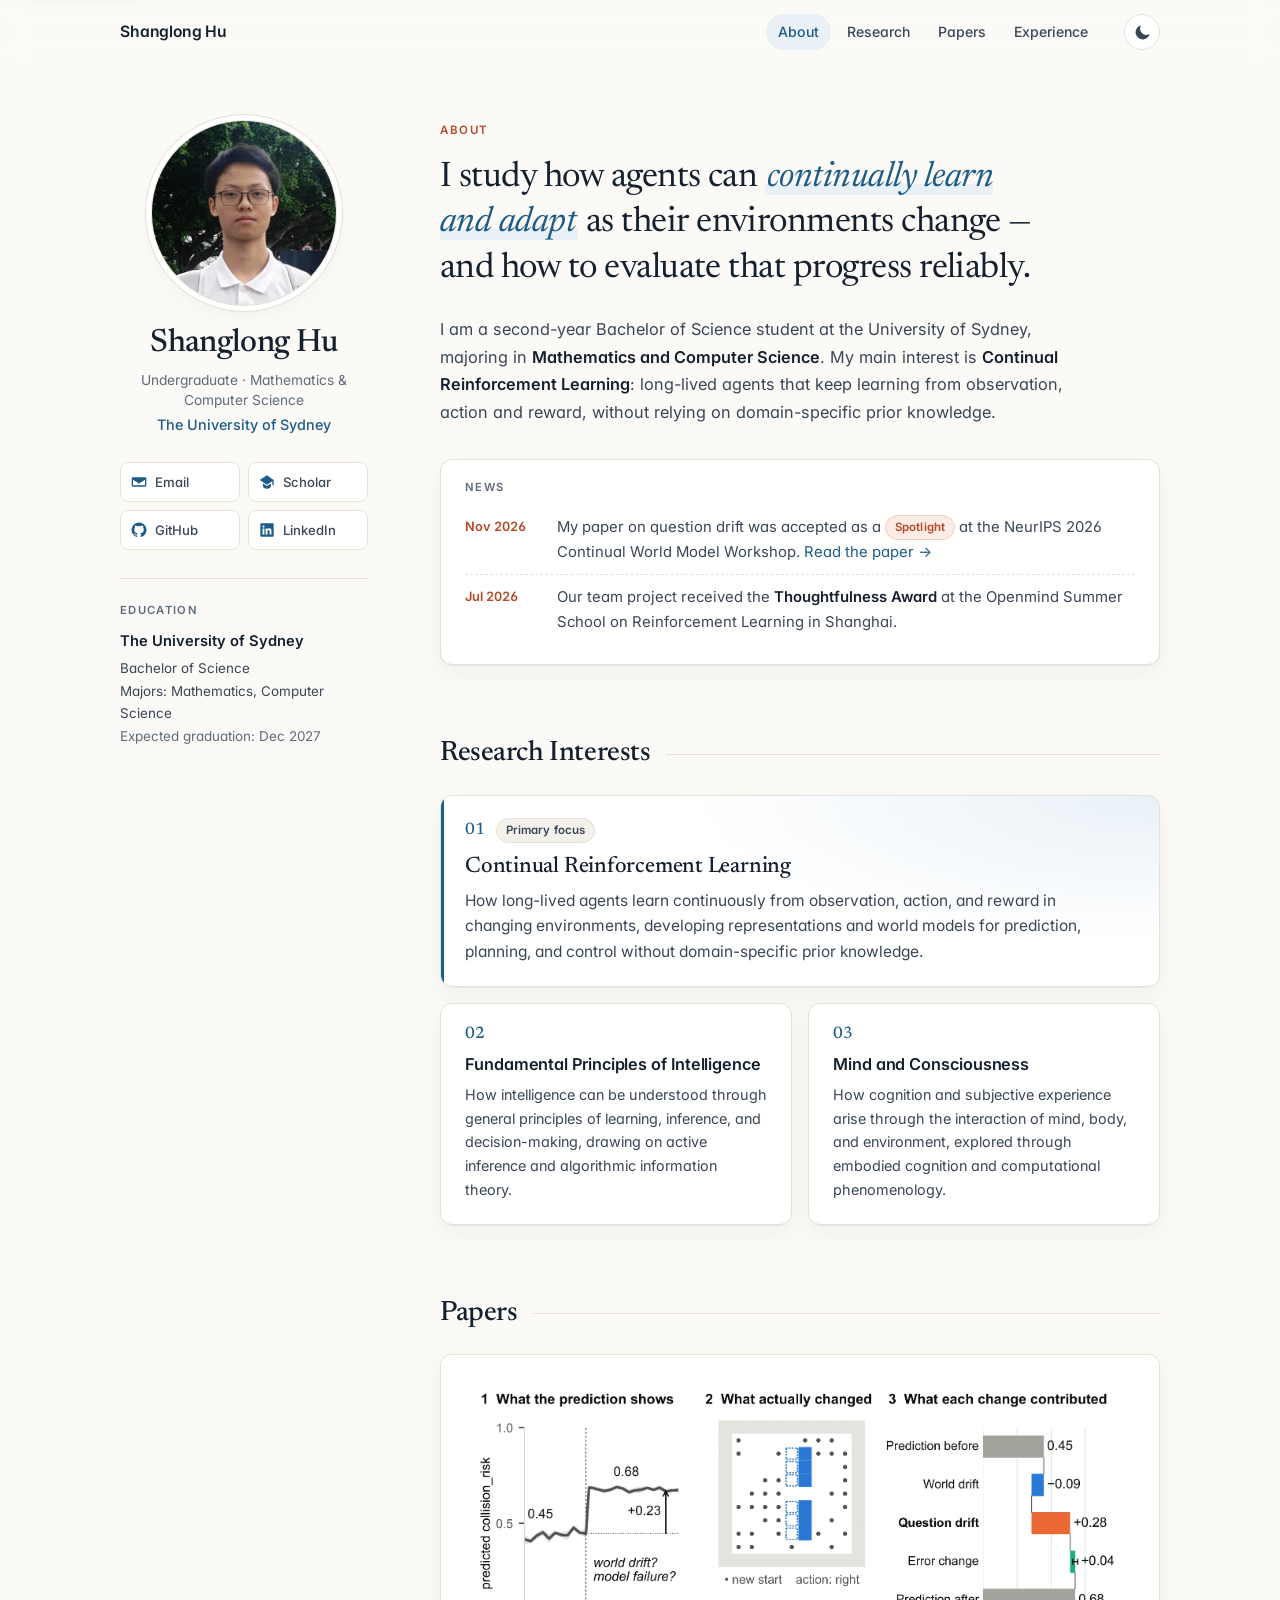
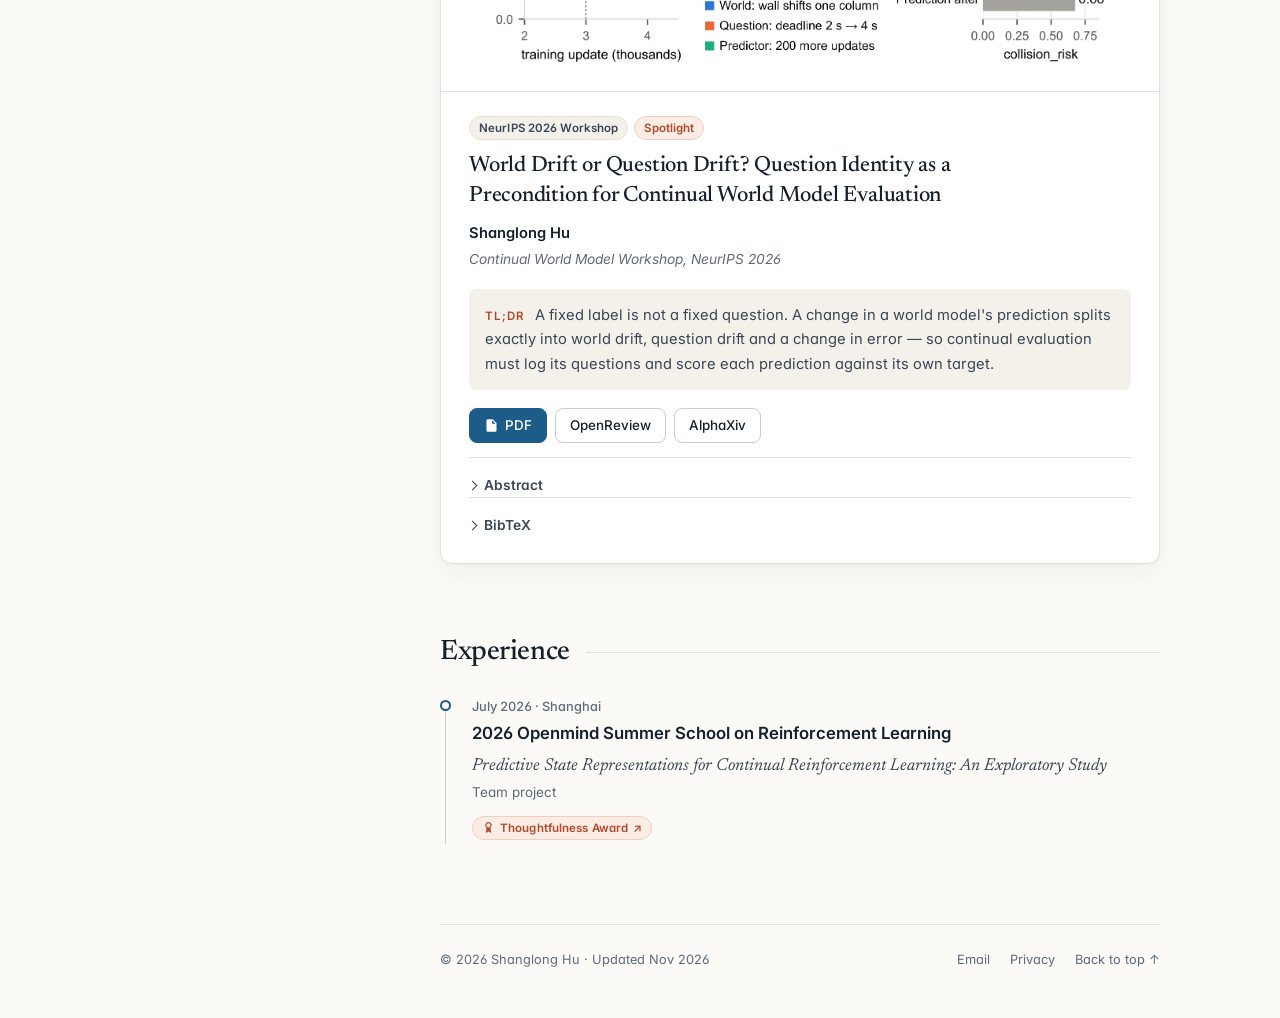
<file: index.html>
<!doctype html>
<html lang="en">
<head>
  <meta charset="utf-8">
  <meta name="viewport" content="width=device-width, initial-scale=1">
  <meta name="color-scheme" content="light dark">
  <meta name="theme-color" content="#fbfaf7" media="(prefers-color-scheme: light)">
  <meta name="theme-color" content="#0f141b" media="(prefers-color-scheme: dark)">
  <link rel="icon" type="image/svg+xml" href="./favicon.svg?v=3">
  <link rel="canonical" href="https://shanglonghu.github.io/">
  <meta name="description" content="Shanglong Hu — undergraduate in Mathematics and Computer Science at the University of Sydney, working on continual reinforcement learning and the evaluation of continual world models.">
  <meta name="analytics-endpoint" content="https://shanglonghu-analytics.shanglonghu-analytics.workers.dev/api/collect">
  <meta property="og:type" content="profile">
  <meta property="og:title" content="Shanglong Hu · Continual Reinforcement Learning">
  <meta property="og:description" content="Undergraduate at the University of Sydney studying how agents keep learning as their environments change.">
  <meta property="og:url" content="https://shanglonghu.github.io/">
  <meta property="og:image" content="https://shanglonghu.github.io/headshot.png">
  <meta name="twitter:card" content="summary">
  <title>Shanglong Hu · Academic Homepage</title>
  <script>
    (function () {
      var t = null;
      try { t = localStorage.getItem("shl_theme"); } catch (e) {}
      if (t === "light" || t === "dark") document.documentElement.setAttribute("data-theme", t);
      document.documentElement.classList.add("js");
    })();
  </script>
  <link rel="preconnect" href="https://fonts.googleapis.com">
  <link rel="preconnect" href="https://fonts.gstatic.com" crossorigin>
  <link rel="stylesheet" href="https://fonts.googleapis.com/css2?family=Inter:wght@400;500;600&family=Newsreader:ital,opsz,wght@0,6..72,400;0,6..72,500;0,6..72,600;1,6..72,400&display=swap" media="print" onload="this.media='all'">
  <noscript><link rel="stylesheet" href="https://fonts.googleapis.com/css2?family=Inter:wght@400;500;600&family=Newsreader:ital,opsz,wght@0,6..72,400;0,6..72,500;0,6..72,600;1,6..72,400&display=swap"></noscript>
  <link rel="stylesheet" href="./style.css?v=31">
  <script defer src="./script.js?v=1"></script>
  <script defer src="./analytics.js?v=2"></script>
  <script type="application/ld+json">
    {
      "@context": "https://schema.org",
      "@type": "Person",
      "name": "Shanglong Hu",
      "url": "https://shanglonghu.github.io/",
      "affiliation": { "@type": "CollegeOrUniversity", "name": "The University of Sydney" },
      "knowsAbout": ["Continual Reinforcement Learning", "World Models", "Active Inference"],
      "sameAs": [
        "https://github.com/ShanglongHu",
        "https://www.linkedin.com/in/shanglong-hu-27830b382/",
        "https://scholar.google.com/citations?user=wJUHorMAAAAJ"
      ]
    }
  </script>
</head>
<body>
  <a class="skip-link" href="#main-content">Skip to content</a>

  <header class="topbar">
    <div class="topbar-inner">
      <a class="brand" href="#about">Shanglong Hu</a>
      <nav class="topnav" aria-label="Page sections">
        <a href="#about">About</a>
        <a href="#research">Research</a>
        <a href="#publication">Papers</a>
        <a href="#experience">Experience</a>
      </nav>
      <button class="theme-toggle" type="button" aria-label="Switch color theme" title="Switch color theme">
        <svg class="icon-moon" viewBox="0 0 24 24" aria-hidden="true"><path d="M20.7 14.6A8.6 8.6 0 0 1 9.4 3.3a.75.75 0 0 0-.98-.94A10.1 10.1 0 1 0 21.64 15.6a.75.75 0 0 0-.94-.98z"/></svg>
        <svg class="icon-sun" viewBox="0 0 24 24" aria-hidden="true"><path d="M12 7a5 5 0 1 0 0 10 5 5 0 0 0 0-10zm0-5a1 1 0 0 1 1 1v1.5a1 1 0 1 1-2 0V3a1 1 0 0 1 1-1zm0 17.5a1 1 0 0 1 1 1V21a1 1 0 1 1-2 0v-.5a1 1 0 0 1 1-1zM3 11h1.5a1 1 0 1 1 0 2H3a1 1 0 1 1 0-2zm16.5 0H21a1 1 0 1 1 0 2h-1.5a1 1 0 1 1 0-2zM5.64 4.22l1.06 1.06a1 1 0 0 1-1.42 1.42L4.22 5.64a1 1 0 0 1 1.42-1.42zm12.08 12.08 1.06 1.06a1 1 0 0 1-1.42 1.42l-1.06-1.06a1 1 0 0 1 1.42-1.42zM4.22 18.36l1.06-1.06a1 1 0 0 1 1.42 1.42l-1.06 1.06a1 1 0 0 1-1.42-1.42zM16.3 5.28l1.06-1.06a1 1 0 0 1 1.42 1.42L17.72 6.7a1 1 0 0 1-1.42-1.42z"/></svg>
      </button>
    </div>
  </header>

  <div class="layout">
    <aside class="sidebar" aria-label="Profile">
      <div class="profile">
        <img class="headshot" src="./headshot.webp" width="480" height="480" alt="Portrait of Shanglong Hu" decoding="async" fetchpriority="high">
        <div class="profile-text">
          <h1 class="name">Shanglong Hu</h1>
          <p class="role">Undergraduate · Mathematics &amp; Computer Science</p>
          <p class="affiliation"><a href="https://www.sydney.edu.au/" target="_blank" rel="noopener noreferrer">The University of Sydney</a></p>
        </div>
      </div>

      <ul class="socials" aria-label="Contact and profiles">
        <li><a href="mailto:shhu7334@uni.sydney.edu.au" aria-label="Email Shanglong Hu">
          <svg viewBox="0 0 24 24" aria-hidden="true"><path d="M3 5h18a2 2 0 0 1 2 2v10a2 2 0 0 1-2 2H3a2 2 0 0 1-2-2V7a2 2 0 0 1 2-2zm9 7L3.5 7h17L12 12zm0 2.4L3 8.7V17h18V8.7l-9 5.7z"/></svg><span>Email</span>
        </a></li>
        <li><a href="https://scholar.google.com/citations?user=wJUHorMAAAAJ" target="_blank" rel="noopener noreferrer" aria-label="Google Scholar profile">
          <svg viewBox="0 0 24 24" aria-hidden="true"><path d="M12 2 1 9l11 7 8-5.09V17h2V9L12 2zm-6 12.18V18c0 2.21 2.69 4 6 4s6-1.79 6-4v-3.82l-6 3.82-6-3.82z"/></svg><span>Scholar</span>
        </a></li>
        <li><a href="https://github.com/ShanglongHu" target="_blank" rel="noopener noreferrer" aria-label="GitHub profile">
          <svg viewBox="0 0 24 24" aria-hidden="true"><path d="M12 .8a11.2 11.2 0 0 0-3.54 21.83c.56.1.77-.24.77-.54v-2.1c-3.14.68-3.8-1.33-3.8-1.33-.51-1.3-1.25-1.65-1.25-1.65-1.03-.7.08-.69.08-.69 1.14.08 1.74 1.17 1.74 1.17 1.01 1.73 2.66 1.23 3.31.94.1-.74.4-1.23.72-1.52-2.5-.28-5.13-1.25-5.13-5.57 0-1.23.44-2.23 1.17-3.02-.12-.28-.51-1.43.11-2.98 0 0 .95-.3 3.08 1.15a10.7 10.7 0 0 1 5.61 0c2.14-1.45 3.08-1.15 3.08-1.15.62 1.55.23 2.7.11 2.98.73.79 1.17 1.79 1.17 3.02 0 4.33-2.64 5.28-5.15 5.56.4.35.76 1.03.76 2.08v3.1c0 .3.2.65.77.54A11.2 11.2 0 0 0 12 .8z"/></svg><span>GitHub</span>
        </a></li>
        <li><a href="https://www.linkedin.com/in/shanglong-hu-27830b382/" target="_blank" rel="noopener noreferrer" aria-label="LinkedIn profile">
          <svg viewBox="0 0 24 24" aria-hidden="true"><path d="M20.45 2H3.55A1.55 1.55 0 0 0 2 3.55v16.9A1.55 1.55 0 0 0 3.55 22h16.9A1.55 1.55 0 0 0 22 20.45V3.55A1.55 1.55 0 0 0 20.45 2zM8.1 18.7H5.3V9.6h2.8v9.1zM6.7 8.35a1.63 1.63 0 1 1 0-3.26 1.63 1.63 0 0 1 0 3.26zm12 10.35h-2.8v-4.43c0-1.06-.02-2.42-1.48-2.42-1.48 0-1.71 1.15-1.71 2.34v4.51h-2.8V9.6h2.69v1.24h.04a2.95 2.95 0 0 1 2.65-1.46c2.83 0 3.41 1.86 3.41 4.28v5.04z"/></svg><span>LinkedIn</span>
        </a></li>
      </ul>

      <section id="education" class="edu" aria-labelledby="education-title">
        <h2 id="education-title" class="side-title">Education</h2>
        <p class="edu-school">The University of Sydney</p>
        <p class="edu-line">Bachelor of Science</p>
        <p class="edu-line">Majors: Mathematics, Computer Science</p>
        <p class="edu-line edu-date">Expected graduation: Dec 2027</p>
      </section>
    </aside>

    <main id="main-content" class="content" tabindex="-1">
      <section id="about" class="section">
        <p class="eyebrow">About</p>
        <p class="hero">I study how agents can <em>continually learn and adapt</em> as their environments change — and how to evaluate that progress reliably.</p>
        <p>I am a second-year Bachelor of Science student at the University of Sydney, majoring in <strong>Mathematics and Computer Science</strong>. My main interest is <strong>Continual Reinforcement Learning</strong>: long-lived agents that keep learning from observation, action and reward, without relying on domain-specific prior knowledge.</p>

        <div class="news" aria-labelledby="news-title">
          <h3 id="news-title" class="news-title">News</h3>
          <ul class="news-list">
            <li>
              <time datetime="2026-11">Nov 2026</time>
              <span>My paper on question drift was accepted as a <span class="badge badge-warm">Spotlight</span> at the NeurIPS 2026 Continual World Model Workshop. <a href="#publication">Read the paper&nbsp;→</a></span>
            </li>
            <li>
              <time datetime="2026-07">Jul 2026</time>
              <span>Our team project received the <strong>Thoughtfulness Award</strong> at the Openmind Summer School on Reinforcement Learning in Shanghai.</span>
            </li>
          </ul>
        </div>
      </section>

      <section id="research" class="section">
        <h2 class="section-title">Research Interests</h2>
        <ul class="interest-grid">
          <li class="interest interest-primary reveal">
            <div class="interest-head"><span class="interest-num" aria-hidden="true">01</span><span class="badge">Primary focus</span></div>
            <h3>Continual Reinforcement Learning</h3>
            <p>How long-lived agents learn continuously from observation, action, and reward in changing environments, developing representations and world models for prediction, planning, and control without domain-specific prior knowledge.</p>
          </li>
          <li class="interest reveal">
            <div class="interest-head"><span class="interest-num" aria-hidden="true">02</span></div>
            <h3>Fundamental Principles of Intelligence</h3>
            <p>How intelligence can be understood through general principles of learning, inference, and decision-making, drawing on active inference and algorithmic information theory.</p>
          </li>
          <li class="interest reveal">
            <div class="interest-head"><span class="interest-num" aria-hidden="true">03</span></div>
            <h3>Mind and Consciousness</h3>
            <p>How cognition and subjective experience arise through the interaction of mind, body, and environment, explored through embodied cognition and computational phenomenology.</p>
          </li>
        </ul>
      </section>

      <section id="publication" class="section">
        <h2 class="section-title">Papers</h2>
        <article class="paper reveal">
          <a class="paper-figure" href="./ShanglongHu_World_Drift_or_Question_Drift.pdf" target="_blank" rel="noopener noreferrer" aria-label="Open the paper PDF">
            <img src="./question-drift-figure.webp" width="1701" height="771" loading="lazy" decoding="async" alt="Figure 1 of the paper: a predicted collision risk rises from 0.45 to 0.68; decomposition attributes −0.09 to world drift, +0.28 to question drift and +0.04 to error change.">
          </a>
          <div class="paper-body">
            <div class="paper-tags">
              <span class="badge">NeurIPS 2026 Workshop</span>
              <span class="badge badge-warm">Spotlight</span>
            </div>
            <h3 class="paper-title">World Drift or Question Drift? Question Identity as a Precondition for Continual World Model Evaluation</h3>
            <p class="paper-authors"><strong>Shanglong Hu</strong></p>
            <p class="paper-venue">Continual World Model Workshop, NeurIPS 2026</p>
            <p class="paper-tldr"><span>TL;DR</span> A fixed label is not a fixed question. A change in a world model's prediction splits exactly into world drift, question drift and a change in error — so continual evaluation must log its questions and score each prediction against its own target.</p>
            <div class="paper-links">
              <a class="btn btn-primary" href="./ShanglongHu_World_Drift_or_Question_Drift.pdf" target="_blank" rel="noopener noreferrer">
                <svg viewBox="0 0 24 24" aria-hidden="true"><path d="M6 2h8l6 6v12a2 2 0 0 1-2 2H6a2 2 0 0 1-2-2V4a2 2 0 0 1 2-2zm7 1.5V9h5.5L13 3.5zM8 13h8v1.6H8V13zm0 3.4h8V18H8v-1.6z"/></svg>PDF</a>
              <a class="btn" href="https://openreview.net/forum?id=kKaFwdnNal" target="_blank" rel="noopener noreferrer">OpenReview</a>
              <a class="btn" href="https://www.alphaxiv.org/pdf/2611.question-drift-world-model-evaluation" target="_blank" rel="noopener noreferrer">AlphaXiv</a>
            </div>
            <details class="paper-more">
              <summary>Abstract</summary>
              <p>Continual world models are commonly evaluated by tracking their predictions under fixed labels across model updates. We argue that such comparisons are meaningful only if the underlying question (what is predicted, under which conditions and within which horizon) stays the same. When this question changes while the label does not, we call it question drift. For example, a predicted collision risk can rise even as the environment becomes safer, simply because its deadline was extended. We show that a change in prediction splits exactly into world drift, question drift and a change in prediction error, and we prove that a log keeping only the current question definition may not even reveal whether the question changed. Question drift also distorts scoring: matched risk varies with event uncertainty even for a correct forecast, scoring revised predictions against the previous question’s targets can overstate or understate error, and replacing historical questions hides forgetting. Controlled grid-world experiments with exact simulator probabilities illustrate each effect. We conclude with three recommendations for continual evaluation: log question definitions and evaluation protocols, score each prediction against its own target, and evaluate new checkpoints on fixed historical questions.</p>
            </details>
            <details class="paper-more">
              <summary>BibTeX</summary>
              <div class="bibtex">
                <button class="copy-btn" type="button" data-copy-target="bibtex-hu2026">Copy</button>
<pre id="bibtex-hu2026"><code>@inproceedings{hu2026questiondrift,
  title     = {World Drift or Question Drift? Question Identity as a
               Precondition for Continual World Model Evaluation},
  author    = {Hu, Shanglong},
  booktitle = {NeurIPS 2026 Workshop on Continual World Models},
  year      = {2026},
  url       = {https://openreview.net/forum?id=kKaFwdnNal}
}</code></pre>
              </div>
            </details>
          </div>
        </article>
      </section>

      <section id="experience" class="section">
        <h2 class="section-title">Experience</h2>
        <ol class="timeline">
          <li class="timeline-item reveal">
            <p class="timeline-meta"><time datetime="2026-07">July 2026</time> · Shanghai</p>
            <h3><a href="https://www.sii.edu.cn/2026/0727/c60a1166/page.htm" target="_blank" rel="noopener noreferrer">2026 Openmind Summer School on Reinforcement Learning</a></h3>
            <p class="timeline-project">Predictive State Representations for Continual Reinforcement Learning: An Exploratory Study</p>
            <p class="timeline-note">Team project</p>
            <a class="badge badge-warm badge-link" href="./thoughtfulness-award.jpg" target="_blank" rel="noopener noreferrer" aria-label="View Thoughtfulness Award certificate">
              <svg viewBox="0 0 24 24" aria-hidden="true"><path d="M12 2a6 6 0 0 0-3.6 10.8L7 22l5-2.6L17 22l-1.4-9.2A6 6 0 0 0 12 2zm0 2.2a3.8 3.8 0 1 1 0 7.6 3.8 3.8 0 0 1 0-7.6z"/></svg>Thoughtfulness Award <span aria-hidden="true">↗</span></a>
          </li>
        </ol>
      </section>

      <footer class="footer">
        <span>© 2026 Shanglong Hu · Updated Nov 2026</span>
        <nav aria-label="Footer">
          <a href="mailto:shhu7334@uni.sydney.edu.au">Email</a>
          <a href="./privacy.html">Privacy</a>
          <a href="#about">Back to top ↑</a>
        </nav>
      </footer>
    </main>
  </div>
</body>
</html>
</file>
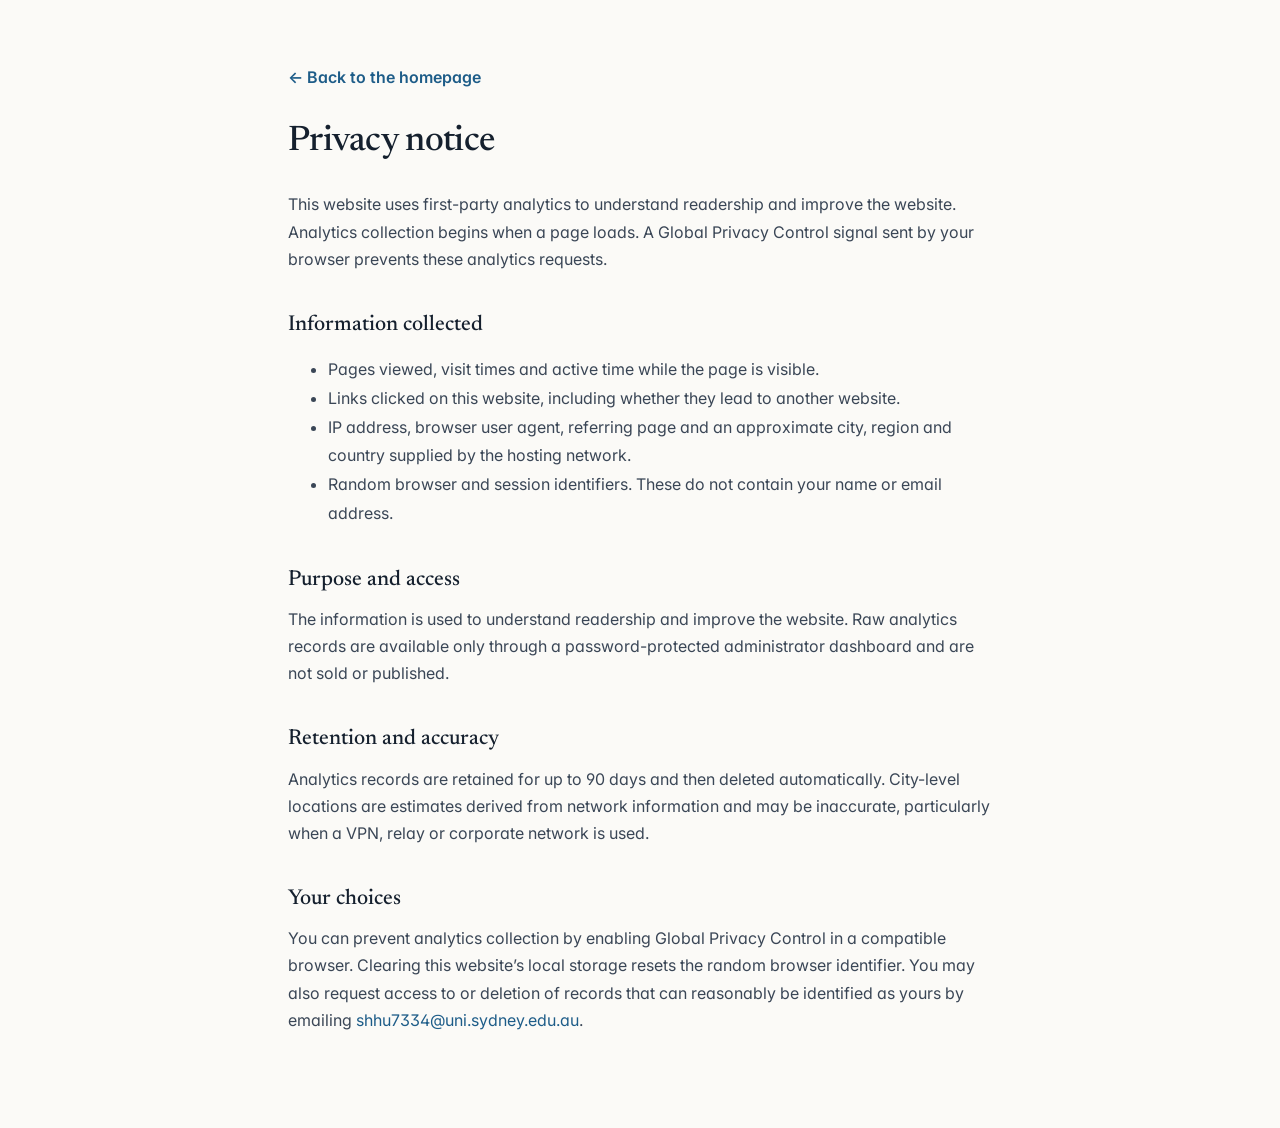
<file: privacy.html>
<!doctype html>
<html lang="en">
<head>
  <meta charset="utf-8">
  <meta name="viewport" content="width=device-width, initial-scale=1">
  <meta name="color-scheme" content="light dark">
  <meta name="theme-color" content="#fbfaf7">
  <meta name="robots" content="noindex">
  <title>Privacy · Shanglong Hu</title>
  <script>(function(){var t=null;try{t=localStorage.getItem("shl_theme");}catch(e){}if(t==="light"||t==="dark")document.documentElement.setAttribute("data-theme",t);})();</script>
  <link rel="stylesheet" href="https://fonts.googleapis.com/css2?family=Inter:wght@400;500;600&family=Newsreader:opsz,wght@6..72,500&display=swap" media="print" onload="this.media='all'">
  <link rel="stylesheet" href="./style.css?v=31">
  <style>
    .privacy-page{max-width:760px;margin:auto;padding:64px 28px 80px}
    .privacy-page h1{font:500 2.2rem/1.2 var(--font-serif);letter-spacing:-.02em;margin:0 0 28px}
    .privacy-page h2{font:500 1.35rem/1.3 var(--font-serif);margin:38px 0 12px}
    .privacy-page ul{color:var(--body);line-height:1.8}
    .privacy-page .back{display:inline-block;margin-bottom:30px;font-weight:600}
  </style>
</head>
<body>
  <main class="privacy-page">
    <a class="back" href="./index.html">← Back to the homepage</a>
    <h1>Privacy notice</h1>
    <p>This website uses first-party analytics to understand readership and improve the website. Analytics collection begins when a page loads. A Global Privacy Control signal sent by your browser prevents these analytics requests.</p>

    <h2>Information collected</h2>
    <ul>
      <li>Pages viewed, visit times and active time while the page is visible.</li>
      <li>Links clicked on this website, including whether they lead to another website.</li>
      <li>IP address, browser user agent, referring page and an approximate city, region and country supplied by the hosting network.</li>
      <li>Random browser and session identifiers. These do not contain your name or email address.</li>
    </ul>

    <h2>Purpose and access</h2>
    <p>The information is used to understand readership and improve the website. Raw analytics records are available only through a password-protected administrator dashboard and are not sold or published.</p>

    <h2>Retention and accuracy</h2>
    <p>Analytics records are retained for up to 90 days and then deleted automatically. City-level locations are estimates derived from network information and may be inaccurate, particularly when a VPN, relay or corporate network is used.</p>

    <h2>Your choices</h2>
    <p>You can prevent analytics collection by enabling Global Privacy Control in a compatible browser. Clearing this website’s local storage resets the random browser identifier. You may also request access to or deletion of records that can reasonably be identified as yours by emailing <a href="mailto:shhu7334@uni.sydney.edu.au">shhu7334@uni.sydney.edu.au</a>.</p>
  </main>
</body>
</html>
</file>
<file: style.css>
/* ==========================================================================
   Shanglong Hu — Academic Homepage
   One set of design tokens; light and dark themes; no build step.
   ========================================================================== */

:root {
  color-scheme: light;

  /* Color */
  --bg: #fbfaf7;
  --surface: #ffffff;
  --surface-2: #f3f1ea;
  --text: #15202e;
  --body: #3a4656;
  --muted: #5f6b7a;
  --line: #e5e1d6;
  --line-strong: #d3cdbd;
  --accent: #1d5c88;
  --accent-hover: #12476d;
  --accent-soft: #e9f1f7;
  --warm: #b4492a;
  --warm-soft: #fbece5;
  --warm-line: #f1cfc0;
  --figure-bg: #ffffff;
  --topbar-bg: rgba(251, 250, 247, .82);
  --shadow: 0 1px 2px rgba(21, 32, 46, .04), 0 8px 24px rgba(21, 32, 46, .05);
  --shadow-hover: 0 2px 4px rgba(21, 32, 46, .05), 0 14px 32px rgba(21, 32, 46, .09);

  /* Type */
  --font-sans: "Inter", -apple-system, BlinkMacSystemFont, "Segoe UI", Roboto, "Helvetica Neue", Arial, sans-serif;
  --font-serif: "Newsreader", "Iowan Old Style", "Palatino Linotype", Palatino, Georgia, "Times New Roman", serif;
  --font-mono: ui-monospace, SFMono-Regular, Menlo, Consolas, "Liberation Mono", monospace;

  /* Shape & space */
  --radius: 12px;
  --radius-sm: 8px;
  --topbar-h: 64px;
  --gutter: 40px;
}

/* Dark theme: follows the system unless the visitor picked light. */
@media (prefers-color-scheme: dark) {
  :root:not([data-theme="light"]) {
    color-scheme: dark;
    --bg: #0f141b;
    --surface: #161d26;
    --surface-2: #1c2531;
    --text: #e9edf2;
    --body: #c2cbd6;
    --muted: #8e9aa8;
    --line: #26303c;
    --line-strong: #364252;
    --accent: #84bde8;
    --accent-hover: #a9d2f1;
    --accent-soft: #182a3a;
    --warm: #f29470;
    --warm-soft: #2c1d17;
    --warm-line: #4d3127;
    --figure-bg: #f4f3ef;
    --topbar-bg: rgba(15, 20, 27, .8);
    --shadow: 0 1px 2px rgba(0, 0, 0, .25), 0 8px 24px rgba(0, 0, 0, .25);
    --shadow-hover: 0 2px 4px rgba(0, 0, 0, .3), 0 14px 32px rgba(0, 0, 0, .35);
  }
}
:root[data-theme="dark"] {
  color-scheme: dark;
  --bg: #0f141b;
  --surface: #161d26;
  --surface-2: #1c2531;
  --text: #e9edf2;
  --body: #c2cbd6;
  --muted: #8e9aa8;
  --line: #26303c;
  --line-strong: #364252;
  --accent: #84bde8;
  --accent-hover: #a9d2f1;
  --accent-soft: #182a3a;
  --warm: #f29470;
  --warm-soft: #2c1d17;
  --warm-line: #4d3127;
  --figure-bg: #f4f3ef;
  --topbar-bg: rgba(15, 20, 27, .8);
  --shadow: 0 1px 2px rgba(0, 0, 0, .25), 0 8px 24px rgba(0, 0, 0, .25);
  --shadow-hover: 0 2px 4px rgba(0, 0, 0, .3), 0 14px 32px rgba(0, 0, 0, .35);
}

/* ---------- Base ---------- */

*, *::before, *::after { box-sizing: border-box; }

html {
  scroll-behavior: smooth;
  scroll-padding-top: calc(var(--topbar-h) + 24px);
  -webkit-text-size-adjust: 100%;
}

body {
  margin: 0;
  background: var(--bg);
  color: var(--text);
  font: 400 16px/1.7 var(--font-sans);
  font-feature-settings: "cv11", "ss01";
  -webkit-font-smoothing: antialiased;
  -moz-osx-font-smoothing: grayscale;
  text-rendering: optimizeLegibility;
}

img { max-width: 100%; height: auto; }

a {
  color: var(--accent);
  text-decoration: none;
  text-underline-offset: 3px;
  text-decoration-thickness: 1px;
  transition: color .15s ease;
}
a:hover { color: var(--accent-hover); text-decoration: underline; }
a:focus-visible, button:focus-visible, summary:focus-visible {
  outline: 2px solid var(--accent);
  outline-offset: 3px;
  border-radius: 4px;
}

p { margin: 0 0 14px; color: var(--body); }
strong { color: var(--text); font-weight: 600; }
h1, h2, h3 { color: var(--text); margin: 0; }

svg { fill: currentColor; }

.skip-link {
  position: fixed;
  top: 12px;
  left: 12px;
  z-index: 100;
  padding: 8px 16px;
  border-radius: var(--radius-sm);
  background: var(--surface);
  box-shadow: var(--shadow);
  transform: translateY(-160%);
}
.skip-link:focus { transform: none; }

/* ---------- Top bar ---------- */

.topbar {
  position: sticky;
  top: 0;
  z-index: 50;
  background: var(--topbar-bg);
  -webkit-backdrop-filter: saturate(160%) blur(12px);
  backdrop-filter: saturate(160%) blur(12px);
  border-bottom: 1px solid transparent;
  transition: border-color .2s ease;
}
.topbar.is-scrolled { border-bottom-color: var(--line); }

.topbar-inner {
  max-width: 1120px;
  height: var(--topbar-h);
  margin: 0 auto;
  padding: 0 var(--gutter);
  display: flex;
  align-items: center;
  gap: 24px;
}

.brand {
  color: var(--text);
  font-weight: 600;
  font-size: .98rem;
  letter-spacing: -.01em;
  margin-right: auto;
}
.brand:hover { color: var(--text); text-decoration: none; }


.topnav { display: flex; gap: 4px; }
.topnav a {
  position: relative;
  padding: 6px 12px;
  border-radius: 999px;
  color: var(--body);
  font-size: .88rem;
  font-weight: 500;
  transition: color .15s ease, background-color .15s ease;
}
.topnav a:hover { color: var(--text); background: var(--surface-2); text-decoration: none; }
.topnav a.is-active { color: var(--accent); background: var(--accent-soft); }

.theme-toggle {
  display: inline-grid;
  place-items: center;
  width: 36px;
  height: 36px;
  padding: 0;
  border: 1px solid var(--line);
  border-radius: 999px;
  background: var(--surface);
  color: var(--body);
  cursor: pointer;
  transition: color .15s ease, border-color .15s ease, background-color .15s ease;
}
.theme-toggle:hover { color: var(--text); border-color: var(--line-strong); }
.theme-toggle svg { width: 17px; height: 17px; }
.theme-toggle .icon-sun { display: none; }
:root[data-theme="dark"] .theme-toggle .icon-sun { display: block; }
:root[data-theme="dark"] .theme-toggle .icon-moon { display: none; }
@media (prefers-color-scheme: dark) {
  :root:not([data-theme="light"]) .theme-toggle .icon-sun { display: block; }
  :root:not([data-theme="light"]) .theme-toggle .icon-moon { display: none; }
}
html:not(.js) .theme-toggle { display: none; }

/* ---------- Layout ---------- */

.layout {
  display: grid;
  grid-template-columns: 248px minmax(0, 1fr);
  gap: 72px;
  max-width: 1120px;
  margin: 0 auto;
  padding: 0 var(--gutter);
}

/* ---------- Sidebar ---------- */

.sidebar { padding: 56px 0 40px; }

@media (min-width: 901px) and (min-height: 740px) {
  .sidebar {
    position: sticky;
    top: var(--topbar-h);
    align-self: start;
  }
}

.profile { text-align: center; }

.headshot {
  display: block;
  width: 184px;
  height: 184px;
  margin: 0 auto 20px;
  object-fit: cover;
  object-position: center 39%;
  border-radius: 50%;
  background: var(--surface-2);
  box-shadow: 0 0 0 1px var(--line), 0 0 0 6px var(--surface), 0 0 0 7px var(--line), var(--shadow);
}

.name {
  font: 500 2rem/1.15 var(--font-serif);
  letter-spacing: -.02em;
  margin-bottom: 8px;
}
.role {
  margin: 0 0 2px;
  color: var(--muted);
  font-size: .86rem;
  line-height: 1.5;
}
.affiliation { margin: 0; font-size: .9rem; font-weight: 500; }

.socials {
  list-style: none;
  margin: 24px 0 0;
  padding: 0;
  display: grid;
  grid-template-columns: 1fr 1fr;
  gap: 8px;
}
.socials a {
  display: flex;
  align-items: center;
  gap: 8px;
  padding: 8px 10px;
  border: 1px solid var(--line);
  border-radius: var(--radius-sm);
  background: var(--surface);
  color: var(--body);
  font-size: .82rem;
  font-weight: 500;
  transition: color .15s ease, border-color .15s ease, transform .15s ease, box-shadow .15s ease;
}
.socials a:hover {
  color: var(--accent);
  border-color: var(--line-strong);
  box-shadow: var(--shadow);
  text-decoration: none;
  transform: translateY(-1px);
}
.socials svg { flex: none; width: 16px; height: 16px; color: var(--accent); }

.edu {
  margin-top: 28px;
  padding-top: 24px;
  border-top: 1px solid var(--line);
}
.side-title {
  margin-bottom: 10px;
  color: var(--muted);
  font: 600 .7rem/1.4 var(--font-sans);
  letter-spacing: .12em;
  text-transform: uppercase;
}
.edu-school { margin: 0 0 4px; color: var(--text); font-weight: 600; font-size: .92rem; }
.edu-line { margin: 0 0 2px; font-size: .84rem; line-height: 1.6; }
.edu-date { color: var(--muted); }

/* ---------- Main content ---------- */

.content { min-width: 0; padding: 56px 0 48px; }
.content:focus { outline: none; }

.section { margin-bottom: 72px; }

.eyebrow {
  margin: 0 0 14px;
  color: var(--warm);
  font-size: .72rem;
  font-weight: 600;
  letter-spacing: .14em;
  text-transform: uppercase;
}

.section-title {
  display: flex;
  align-items: center;
  gap: 16px;
  margin-bottom: 24px;
  font: 500 1.75rem/1.2 var(--font-serif);
  letter-spacing: -.015em;
}
.section-title::after {
  content: "";
  flex: 1;
  height: 1px;
  background: var(--line);
}

.hero {
  margin: 0 0 24px;
  color: var(--text);
  font: 400 clamp(1.6rem, 1.1rem + 1.6vw, 2.2rem)/1.3 var(--font-serif);
  letter-spacing: -.015em;
  text-wrap: balance;
}
.hero em {
  font-style: italic;
  color: var(--accent);
  background: linear-gradient(transparent 68%, var(--accent-soft) 68%);
  padding: 0 .06em;
}

#about > p:not(.hero):not(.eyebrow) { font-size: 1.02rem; max-width: 66ch; }

/* ---------- Badges & buttons ---------- */

.badge {
  display: inline-flex;
  align-items: center;
  gap: 5px;
  padding: 2px 9px;
  border: 1px solid var(--line);
  border-radius: 999px;
  background: var(--surface-2);
  color: var(--body);
  font-size: .72rem;
  font-weight: 600;
  line-height: 1.6;
  letter-spacing: .01em;
  white-space: nowrap;
  vertical-align: 1px;
}
.badge-warm { border-color: var(--warm-line); background: var(--warm-soft); color: var(--warm); }
.badge-link { transition: transform .15s ease, box-shadow .15s ease; }
.badge-link:hover { color: var(--warm); text-decoration: none; transform: translateY(-1px); box-shadow: var(--shadow); }
.badge svg { width: 13px; height: 13px; }

.btn {
  display: inline-flex;
  align-items: center;
  gap: 6px;
  padding: 7px 14px;
  border: 1px solid var(--line-strong);
  border-radius: var(--radius-sm);
  background: var(--surface);
  color: var(--text);
  font-size: .84rem;
  font-weight: 500;
  line-height: 1.4;
  transition: background-color .15s ease, border-color .15s ease, color .15s ease;
}
.btn:hover { border-color: var(--accent); color: var(--accent); text-decoration: none; }
.btn svg { width: 15px; height: 15px; }
.btn-primary { border-color: var(--accent); background: var(--accent); color: var(--surface); }
.btn-primary:hover { border-color: var(--accent-hover); background: var(--accent-hover); color: var(--surface); }

/* ---------- News ---------- */

.news {
  margin-top: 32px;
  padding: 20px 24px;
  border: 1px solid var(--line);
  border-radius: var(--radius);
  background: var(--surface);
  box-shadow: var(--shadow);
}
.news-title {
  margin-bottom: 10px;
  color: var(--muted);
  font: 600 .7rem/1.4 var(--font-sans);
  letter-spacing: .12em;
  text-transform: uppercase;
}
.news-list { list-style: none; margin: 0; padding: 0; }
.news-list li {
  display: grid;
  grid-template-columns: 76px minmax(0, 1fr);
  gap: 16px;
  padding: 10px 0;
  color: var(--body);
  font-size: .93rem;
  line-height: 1.65;
}
.news-list li + li { border-top: 1px dashed var(--line); }
.news-list time {
  padding-top: 1px;
  color: var(--warm);
  font-size: .8rem;
  font-weight: 600;
  font-variant-numeric: tabular-nums;
  white-space: nowrap;
}

/* ---------- Research interests ---------- */

.interest-grid {
  list-style: none;
  margin: 0;
  padding: 0;
  display: grid;
  grid-template-columns: 1fr 1fr;
  gap: 16px;
}
.interest {
  position: relative;
  padding: 22px 24px;
  border: 1px solid var(--line);
  border-radius: var(--radius);
  background: var(--surface);
  box-shadow: var(--shadow);
  transition: transform .2s ease, box-shadow .2s ease, border-color .2s ease;
}
.interest:hover { transform: translateY(-2px); box-shadow: var(--shadow-hover); border-color: var(--line-strong); }
.interest-primary {
  grid-column: 1 / -1;
  overflow: hidden;
  background:
    radial-gradient(120% 140% at 100% 0%, var(--accent-soft) 0%, transparent 55%),
    var(--surface);
}
.interest-primary::before {
  content: "";
  position: absolute;
  inset: 0 auto 0 0;
  width: 3px;
  background: var(--accent);
}
.interest-head { display: flex; align-items: center; gap: 10px; margin-bottom: 10px; }
.interest-num {
  color: var(--accent);
  font: 500 1.05rem/1 var(--font-serif);
  font-variant-numeric: lining-nums;
  letter-spacing: .02em;
}
.interest h3 { margin-bottom: 6px; font-size: 1.02rem; font-weight: 600; line-height: 1.45; letter-spacing: -.005em; }
.interest-primary h3 { font: 500 1.4rem/1.3 var(--font-serif); letter-spacing: -.01em; }
.interest p { margin: 0; font-size: .9rem; line-height: 1.65; }
.interest-primary p { font-size: .97rem; max-width: 64ch; }

/* ---------- Paper ---------- */

.paper {
  overflow: hidden;
  border: 1px solid var(--line);
  border-radius: var(--radius);
  background: var(--surface);
  box-shadow: var(--shadow);
}
.paper-figure {
  display: block;
  padding: 20px 24px 12px;
  border-bottom: 1px solid var(--line);
  background: var(--figure-bg);
}
.paper-figure img {
  display: block;
  width: 100%;
  margin: 0 auto;
  transition: transform .35s ease;
}
.paper-figure:hover img { transform: scale(1.012); }
:root[data-theme="dark"] .paper-figure img { filter: brightness(.94); }
@media (prefers-color-scheme: dark) {
  :root:not([data-theme="light"]) .paper-figure img { filter: brightness(.94); }
}

.paper-body { padding: 24px 28px 26px; }
.paper-tags { display: flex; flex-wrap: wrap; gap: 6px; margin-bottom: 12px; }
.paper-title {
  margin-bottom: 10px;
  font: 500 1.38rem/1.32 var(--font-serif);
  letter-spacing: -.01em;
  text-wrap: balance;
}
.paper-authors { margin: 0 0 2px; font-size: .92rem; }
.paper-venue { margin: 0; color: var(--muted); font-size: .86rem; font-style: italic; }
.paper-tldr {
  margin: 18px 0 0;
  padding: 14px 16px;
  border-radius: var(--radius-sm);
  background: var(--surface-2);
  font-size: .92rem;
  line-height: 1.65;
}
.paper-tldr span {
  margin-right: 6px;
  color: var(--warm);
  font-size: .72rem;
  font-weight: 600;
  letter-spacing: .08em;
}
.paper-links { display: flex; flex-wrap: wrap; gap: 8px; margin-top: 18px; }

.paper-more {
  margin-top: 14px;
  border-top: 1px solid var(--line);
  padding-top: 12px;
}
.paper-more + .paper-more { margin-top: 0; }
.paper-more summary {
  display: inline-flex;
  align-items: center;
  gap: 8px;
  color: var(--body);
  font-size: .86rem;
  font-weight: 600;
  cursor: pointer;
  list-style: none;
  user-select: none;
}
.paper-more summary::-webkit-details-marker { display: none; }
.paper-more summary::before {
  content: "";
  width: 7px;
  height: 7px;
  border-right: 1.5px solid currentColor;
  border-bottom: 1.5px solid currentColor;
  transform: rotate(-45deg);
  transition: transform .2s ease;
}
.paper-more[open] summary::before { transform: rotate(45deg) translate(-2px, -1px); }
.paper-more summary:hover { color: var(--accent); }
.paper-more > p { margin: 12px 0 2px; font-size: .9rem; line-height: 1.7; }

.bibtex { position: relative; margin-top: 12px; }
.bibtex pre {
  margin: 0;
  padding: 16px 18px;
  overflow-x: auto;
  border: 1px solid var(--line);
  border-radius: var(--radius-sm);
  background: var(--surface-2);
  color: var(--body);
  font: .78rem/1.65 var(--font-mono);
}
.copy-btn {
  position: absolute;
  top: 8px;
  right: 8px;
  padding: 4px 10px;
  border: 1px solid var(--line-strong);
  border-radius: 6px;
  background: var(--surface);
  color: var(--body);
  font: 500 .74rem/1.4 var(--font-sans);
  cursor: pointer;
}
.copy-btn:hover { color: var(--accent); border-color: var(--accent); }
html:not(.js) .copy-btn { display: none; }

/* ---------- Experience timeline ---------- */

.timeline { list-style: none; margin: 0; padding: 0; }
.timeline-item {
  position: relative;
  padding: 2px 0 8px 32px;
}
.timeline-item::before {
  content: "";
  position: absolute;
  left: 5px;
  top: 12px;
  bottom: -4px;
  width: 1px;
  background: var(--line-strong);
}
.timeline-item:last-child::before { bottom: 8px; }
.timeline-item::after {
  content: "";
  position: absolute;
  left: 0;
  top: 6px;
  width: 11px;
  height: 11px;
  border-radius: 50%;
  background: var(--bg);
  border: 2px solid var(--accent);
}
.timeline-meta {
  margin: 0 0 4px;
  color: var(--muted);
  font-size: .8rem;
  font-weight: 500;
  font-variant-numeric: tabular-nums;
}
.timeline-item h3 { margin-bottom: 8px; font-size: 1.05rem; font-weight: 600; line-height: 1.45; }
.timeline-item h3 a { color: var(--text); }
.timeline-item h3 a:hover { color: var(--accent); }
.timeline-project {
  margin: 0 0 2px;
  color: var(--body);
  font: italic 400 1.08rem/1.45 var(--font-serif);
}
.timeline-note { margin: 0 0 12px; color: var(--muted); font-size: .84rem; }

/* ---------- Footer ---------- */

.footer {
  display: flex;
  flex-wrap: wrap;
  align-items: center;
  justify-content: space-between;
  gap: 12px 24px;
  margin-top: 24px;
  padding-top: 24px;
  border-top: 1px solid var(--line);
  color: var(--muted);
  font-size: .8rem;
}
.footer nav { display: flex; flex-wrap: wrap; gap: 20px; }
.footer a { color: var(--muted); }
.footer a:hover { color: var(--accent); }

/* ---------- Scroll reveal (only when JS is running) ---------- */

.js .reveal {
  opacity: 0;
  transform: translateY(14px);
  transition: opacity .6s ease, transform .6s cubic-bezier(.2, .7, .2, 1);
}
.js .reveal.is-visible { opacity: 1; transform: none; }
.js .interest.reveal.is-visible:hover { transform: translateY(-2px); }

/* ---------- Responsive ---------- */

@media (max-width: 900px) {
  :root { --gutter: 28px; }
  .layout { grid-template-columns: 210px minmax(0, 1fr); gap: 44px; }
  .headshot { width: 160px; height: 160px; }
  .socials { grid-template-columns: 1fr; }
  .topnav a { padding: 6px 9px; }
}

@media (max-width: 720px) {
  :root { --gutter: 20px; --topbar-h: 56px; }

  .topbar-inner { gap: 6px; }
  .brand { display: none; }
  .topnav {
    flex: 1;
    min-width: 0;
    gap: 0;
    overflow-x: auto;
    scrollbar-width: none;
  }
  .topnav::-webkit-scrollbar { display: none; }
  /* Auto margin (not justify-content) keeps the first link reachable if it overflows. */
  .topnav a:first-child { margin-left: auto; }
  .topnav a { padding: 6px 8px; font-size: .84rem; white-space: nowrap; }

  .layout { display: block; }
  .sidebar { padding: 32px 0 0; }

  .profile {
    display: flex;
    align-items: center;
    gap: 18px;
    text-align: left;
  }
  .headshot { width: 96px; height: 96px; margin: 0; flex: none; box-shadow: 0 0 0 1px var(--line), 0 0 0 4px var(--surface), 0 0 0 5px var(--line); }
  .name { font-size: 1.7rem; margin-bottom: 4px; }

  .socials { grid-template-columns: repeat(4, 1fr); gap: 6px; margin-top: 20px; }
  .socials a { flex-direction: column; gap: 4px; padding: 10px 4px; font-size: .74rem; text-align: center; }
  .socials svg { width: 18px; height: 18px; }

  .edu {
    margin-top: 16px;
    padding: 14px 16px;
    border: 1px solid var(--line);
    border-radius: var(--radius-sm);
    background: var(--surface);
  }
  .edu .side-title { margin-bottom: 6px; }

  .content { padding-top: 40px; }
  .section { margin-bottom: 56px; }
  .section-title { font-size: 1.5rem; }

  .news { padding: 16px 18px; }
  .news-list li { grid-template-columns: 1fr; gap: 2px; }

  .interest-grid { grid-template-columns: 1fr; gap: 12px; }
  .interest { padding: 18px 20px; }
  .interest-primary h3 { font-size: 1.25rem; }

  .paper-figure { padding: 14px 12px 8px; }
  .paper-body { padding: 20px 20px 22px; }
  .paper-title { font-size: 1.22rem; }

  .footer { flex-direction: column; align-items: flex-start; }
}

@media (prefers-reduced-motion: reduce) {
  html { scroll-behavior: auto; }
  *, *::before, *::after { transition: none !important; animation: none !important; }
  .js .reveal { opacity: 1; transform: none; }
  .interest:hover, .socials a:hover, .badge-link:hover { transform: none; }
}

@media print {
  .topbar, .theme-toggle, .skip-link, .copy-btn { display: none !important; }
  body { background: #fff; color: #000; }
  .js .reveal { opacity: 1; transform: none; }
  .paper, .interest, .news { box-shadow: none; }
}
</file>
